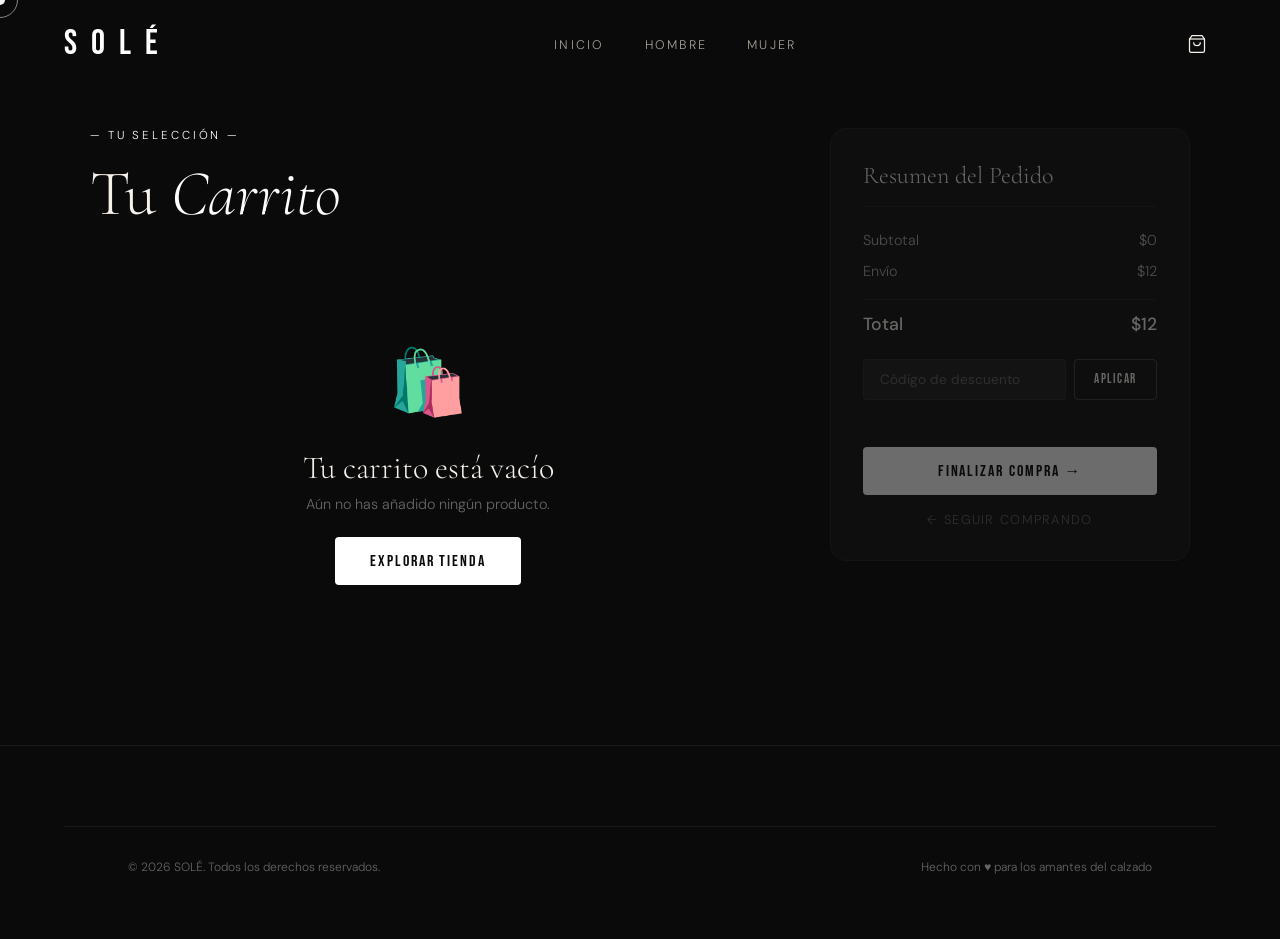
<file: Zapatos/html/carrito.html>
<!DOCTYPE html>
<html lang="es">
<head>
  <meta charset="UTF-8" />
  <meta name="viewport" content="width=device-width, initial-scale=1.0" />
  <title>SOLÉ — Carrito</title>
  <link rel="stylesheet" href="../css/styles.css" />
  <link rel="preconnect" href="https://fonts.googleapis.com" />
  <link href="https://fonts.googleapis.com/css2?family=Cormorant+Garamond:ital,wght@0,300;0,400;0,600;1,300;1,400&family=Bebas+Neue&family=DM+Sans:wght@300;400;500&display=swap" rel="stylesheet" />
</head>
<body>

  <!-- Custom Cursor -->
  <div class="cursor" id="cursor"></div>
  <div class="cursor-follower" id="cursorFollower"></div>

  <!-- Nav -->
  <nav class="nav" id="nav">
    <a href="index.html" class="nav-logo">SOLÉ</a>
    <ul class="nav-links">
      <li><a href="index.html" class="nav-link">Inicio</a></li>
      <li><a href="hombre.html" class="nav-link">Hombre</a></li>
      <li><a href="mujer.html" class="nav-link">Mujer</a></li>
    </ul>
    <div class="nav-actions">
      <a href="carrito.html" class="nav-btn nav-cart-link active" aria-label="Carrito">
        <svg width="20" height="20" viewBox="0 0 24 24" fill="none" stroke="currentColor" stroke-width="1.5"><path d="M6 2L3 6v14a2 2 0 002 2h14a2 2 0 002-2V6l-3-4z"/><line x1="3" y1="6" x2="21" y2="6"/><path d="M16 10a4 4 0 01-8 0"/></svg>
        <span class="cart-count" id="cartCount">0</span>
      </a>
    </div>
  </nav>

  <!-- Cart Page -->
  <main class="cart-page">
    <div class="cart-page-inner">

      <!-- Left: Items -->
      <div class="cart-page-items">
        <div class="section-header" style="text-align:left; margin-bottom:2rem;">
          <span class="section-tag">— Tu selección —</span>
          <h1 class="section-title">Tu <em>Carrito</em></h1>
        </div>

        <div id="cartPageItems">
          <!-- Rendered by JS -->
        </div>

        <div class="cart-page-empty" id="cartPageEmpty" style="display:none;">
          <span class="cart-empty-icon">🛍️</span>
          <h3>Tu carrito está vacío</h3>
          <p>Aún no has añadido ningún producto.</p>
          <a href="index.html" class="btn-primary" style="margin-top:1.5rem; display:inline-flex;">Explorar Tienda</a>
        </div>
      </div>

      <!-- Right: Summary -->
      <div class="cart-summary" id="cartSummary">
        <h3 class="cart-summary-title">Resumen del Pedido</h3>

        <div class="cart-summary-rows">
          <div class="summary-row">
            <span>Subtotal</span>
            <span id="summarySubtotal">$0</span>
          </div>
          <div class="summary-row">
            <span>Envío</span>
            <span id="summaryShipping">Gratis</span>
          </div>
          <div class="summary-row summary-row-total">
            <span>Total</span>
            <span id="summaryTotal">$0</span>
          </div>
        </div>

        <div class="cart-coupon">
          <input type="text" placeholder="Código de descuento" class="newsletter-input" id="couponInput" />
          <button class="btn-ghost" id="couponBtn" style="white-space:nowrap;">Aplicar</button>
        </div>
        <p class="coupon-msg" id="couponMsg"></p>

        <button class="btn-primary full-width" id="checkoutBtn" style="margin-top:1.5rem;">
          Finalizar Compra →
        </button>
        <a href="index.html" class="cart-continue">← Seguir comprando</a>
      </div>

    </div>
  </main>

  <!-- Toast -->
  <div class="toast" id="toast">
    <span class="toast-icon">✓</span>
    <span class="toast-msg" id="toastMsg">Listo</span>
  </div>

  <footer class="footer">
    <div class="footer-bottom" style="border-top:1px solid rgba(255,255,255,0.06); padding: 2rem 4rem; display:flex; justify-content:space-between;">
      <span>© 2026 SOLÉ. Todos los derechos reservados.</span>
      <span>Hecho con ♥ para los amantes del calzado</span>
    </div>
  </footer>

  <script src="../js/app.js"></script>
  <script src="../js/carrito.js"></script>
</body>
</html>
</file>
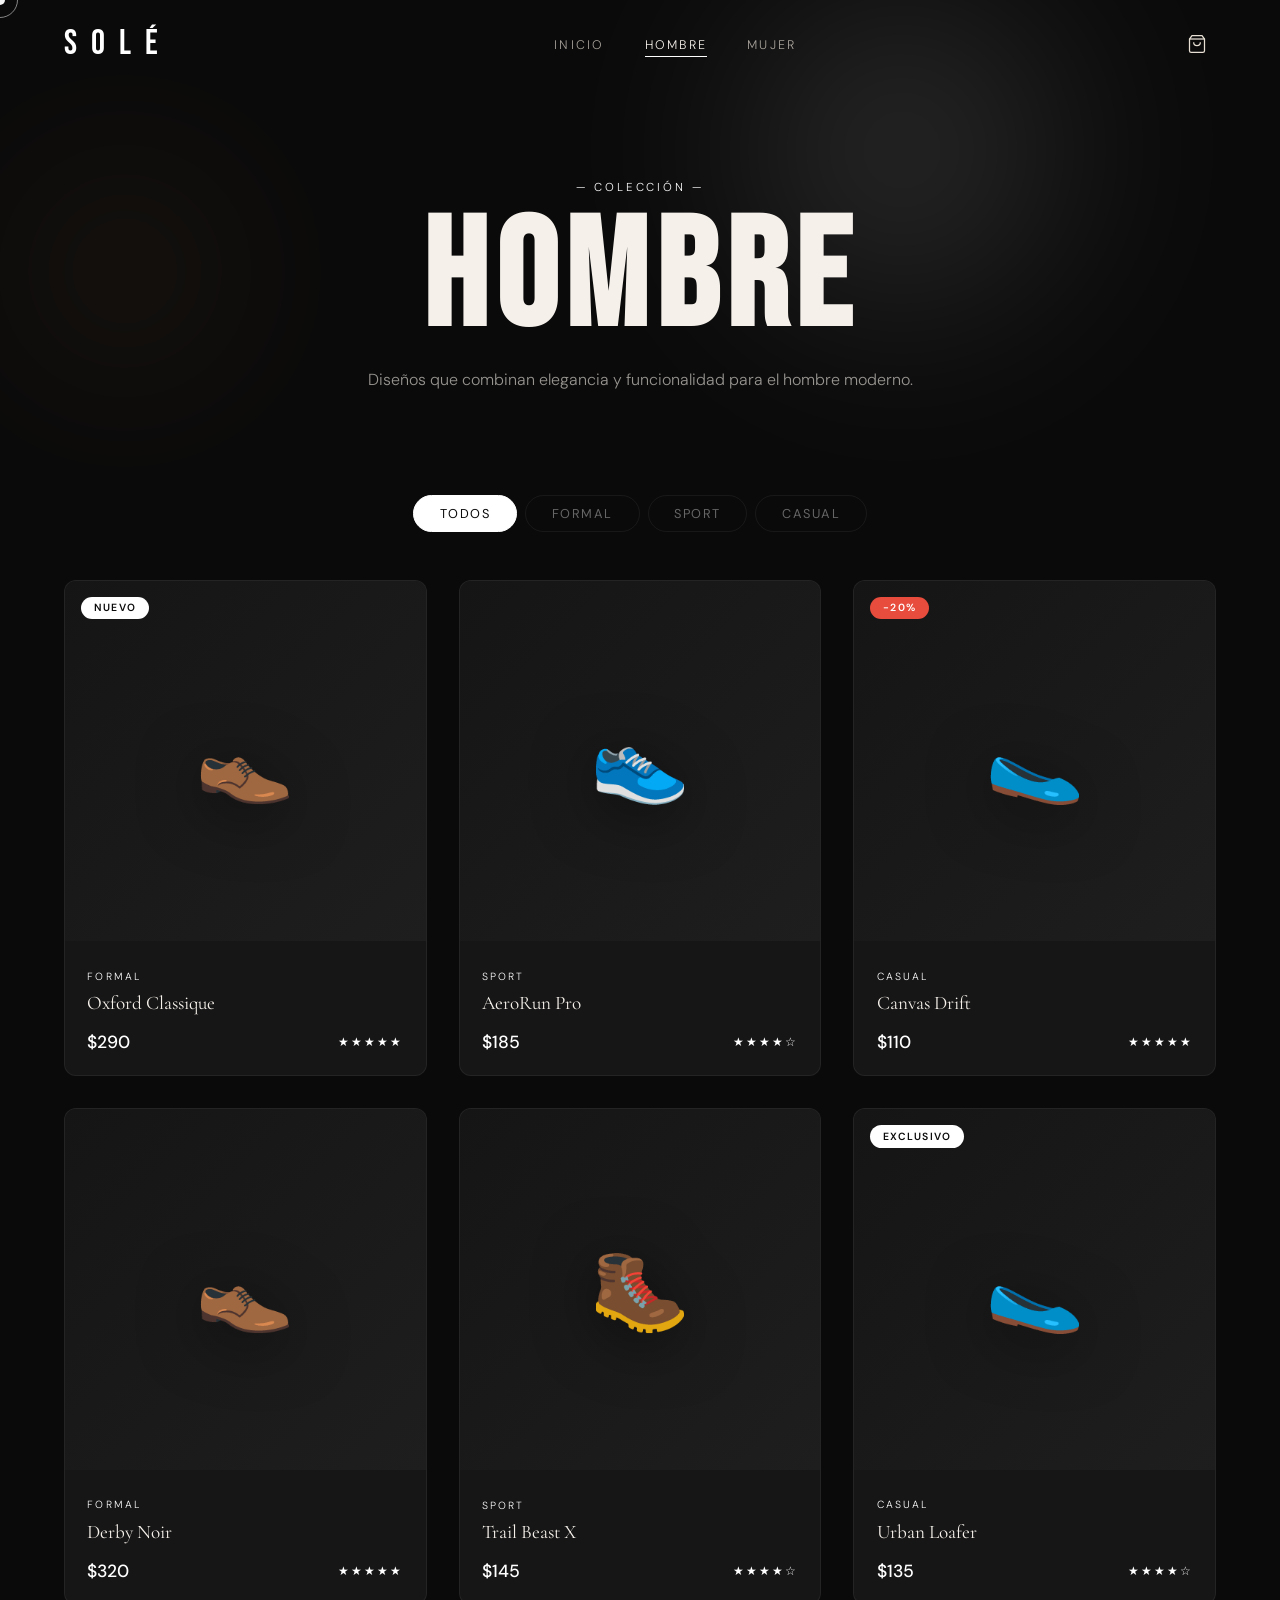
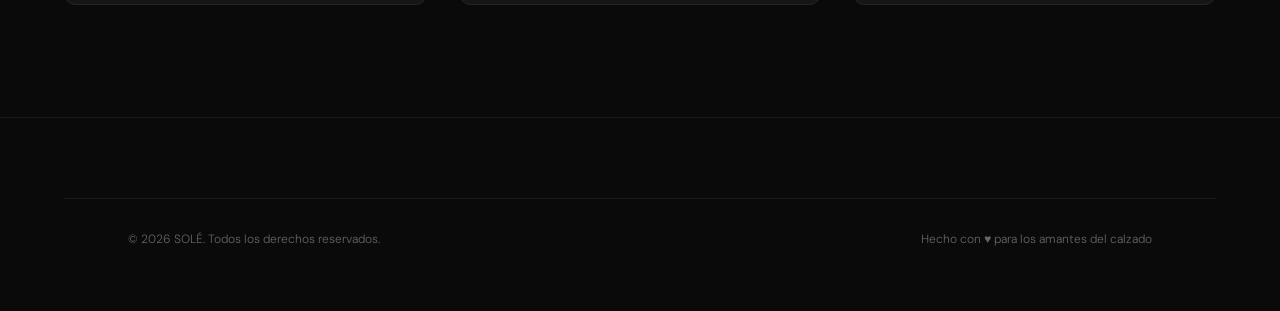
<file: Zapatos/html/hombre.html>
<!DOCTYPE html>
<html lang="es">
<head>
  <meta charset="UTF-8" />
  <meta name="viewport" content="width=device-width, initial-scale=1.0" />
  <title>SOLÉ — Hombre</title>
  <link rel="stylesheet" href="../css/styles.css" />
  <link rel="preconnect" href="https://fonts.googleapis.com" />
  <link href="https://fonts.googleapis.com/css2?family=Cormorant+Garamond:ital,wght@0,300;0,400;0,600;1,300;1,400&family=Bebas+Neue&family=DM+Sans:wght@300;400;500&display=swap" rel="stylesheet" />
</head>
<body>

  <!-- Custom Cursor -->
  <div class="cursor" id="cursor"></div>
  <div class="cursor-follower" id="cursorFollower"></div>

  <!-- Nav -->
  <nav class="nav" id="nav">
    <a href="index.html" class="nav-logo">SOLÉ</a>
    <ul class="nav-links">
      <li><a href="index.html" class="nav-link">Inicio</a></li>
      <li><a href="hombre.html" class="nav-link active">Hombre</a></li>
      <li><a href="mujer.html" class="nav-link">Mujer</a></li>
    </ul>
    <div class="nav-actions">
      <a href="carrito.html" class="nav-btn nav-cart-link" aria-label="Carrito">
        <svg width="20" height="20" viewBox="0 0 24 24" fill="none" stroke="currentColor" stroke-width="1.5"><path d="M6 2L3 6v14a2 2 0 002 2h14a2 2 0 002-2V6l-3-4z"/><line x1="3" y1="6" x2="21" y2="6"/><path d="M16 10a4 4 0 01-8 0"/></svg>
        <span class="cart-count" id="cartCount">0</span>
      </a>
    </div>
  </nav>

  <!-- Page Hero -->
  <section class="page-hero">
    <div class="page-hero-bg">
      <div class="orb orb1"></div>
      <div class="orb orb2"></div>
    </div>
    <div class="page-hero-content reveal-up">
      <span class="section-tag">— Colección —</span>
      <h1 class="page-hero-title">Hombre</h1>
      <p>Diseños que combinan elegancia y funcionalidad para el hombre moderno.</p>
    </div>
  </section>

  <!-- Filter Tabs -->
  <section class="products-section">
    <div class="filter-tabs reveal-up">
      <button class="filter-btn active" data-cat="all">Todos</button>
      <button class="filter-btn" data-cat="formal">Formal</button>
      <button class="filter-btn" data-cat="sport">Sport</button>
      <button class="filter-btn" data-cat="casual">Casual</button>
    </div>

    <div class="products-grid" id="productsGrid">

      <div class="product-card" data-cat="formal" data-id="h1" data-name="Oxford Classique" data-price="290" data-emoji="👞">
        <div class="card-media">
          <div class="card-emoji">👞</div>
          <div class="card-badge">Nuevo</div>
          <div class="card-overlay">
            <button class="quick-add" data-id="h1">+ Añadir al carrito</button>
          </div>
          <div class="card-actions">
            <button class="card-wish">♡</button>
            <button class="card-view" data-id="h1">⊕</button>
          </div>
        </div>
        <div class="card-info">
          <span class="card-cat">Formal</span>
          <h3 class="card-name">Oxford Classique</h3>
          <div class="card-bottom">
            <span class="card-price">$290</span>
            <div class="card-stars">★★★★★</div>
          </div>
        </div>
      </div>

      <div class="product-card" data-cat="sport" data-id="h2" data-name="AeroRun Pro" data-price="185" data-emoji="👟">
        <div class="card-media">
          <div class="card-emoji">👟</div>
          <div class="card-overlay">
            <button class="quick-add" data-id="h2">+ Añadir al carrito</button>
          </div>
          <div class="card-actions">
            <button class="card-wish">♡</button>
            <button class="card-view" data-id="h2">⊕</button>
          </div>
        </div>
        <div class="card-info">
          <span class="card-cat">Sport</span>
          <h3 class="card-name">AeroRun Pro</h3>
          <div class="card-bottom">
            <span class="card-price">$185</span>
            <div class="card-stars">★★★★☆</div>
          </div>
        </div>
      </div>

      <div class="product-card" data-cat="casual" data-id="h3" data-name="Canvas Drift" data-price="110" data-emoji="🥿">
        <div class="card-media">
          <div class="card-emoji">🥿</div>
          <div class="card-badge sale">-20%</div>
          <div class="card-overlay">
            <button class="quick-add" data-id="h3">+ Añadir al carrito</button>
          </div>
          <div class="card-actions">
            <button class="card-wish">♡</button>
            <button class="card-view" data-id="h3">⊕</button>
          </div>
        </div>
        <div class="card-info">
          <span class="card-cat">Casual</span>
          <h3 class="card-name">Canvas Drift</h3>
          <div class="card-bottom">
            <span class="card-price">$110</span>
            <div class="card-stars">★★★★★</div>
          </div>
        </div>
      </div>

      <div class="product-card" data-cat="formal" data-id="h4" data-name="Derby Noir" data-price="320" data-emoji="👞">
        <div class="card-media">
          <div class="card-emoji">👞</div>
          <div class="card-overlay">
            <button class="quick-add" data-id="h4">+ Añadir al carrito</button>
          </div>
          <div class="card-actions">
            <button class="card-wish">♡</button>
            <button class="card-view" data-id="h4">⊕</button>
          </div>
        </div>
        <div class="card-info">
          <span class="card-cat">Formal</span>
          <h3 class="card-name">Derby Noir</h3>
          <div class="card-bottom">
            <span class="card-price">$320</span>
            <div class="card-stars">★★★★★</div>
          </div>
        </div>
      </div>

      <div class="product-card" data-cat="sport" data-id="h5" data-name="Trail Beast X" data-price="145" data-emoji="🥾">
        <div class="card-media">
          <div class="card-emoji">🥾</div>
          <div class="card-overlay">
            <button class="quick-add" data-id="h5">+ Añadir al carrito</button>
          </div>
          <div class="card-actions">
            <button class="card-wish">♡</button>
            <button class="card-view" data-id="h5">⊕</button>
          </div>
        </div>
        <div class="card-info">
          <span class="card-cat">Sport</span>
          <h3 class="card-name">Trail Beast X</h3>
          <div class="card-bottom">
            <span class="card-price">$145</span>
            <div class="card-stars">★★★★☆</div>
          </div>
        </div>
      </div>

      <div class="product-card" data-cat="casual" data-id="h6" data-name="Urban Loafer" data-price="135" data-emoji="🥿">
        <div class="card-media">
          <div class="card-emoji">🥿</div>
          <div class="card-badge">Exclusivo</div>
          <div class="card-overlay">
            <button class="quick-add" data-id="h6">+ Añadir al carrito</button>
          </div>
          <div class="card-actions">
            <button class="card-wish">♡</button>
            <button class="card-view" data-id="h6">⊕</button>
          </div>
        </div>
        <div class="card-info">
          <span class="card-cat">Casual</span>
          <h3 class="card-name">Urban Loafer</h3>
          <div class="card-bottom">
            <span class="card-price">$135</span>
            <div class="card-stars">★★★★☆</div>
          </div>
        </div>
      </div>

    </div>
  </section>

  <!-- Product Modal -->
  <div class="modal-overlay" id="modalOverlay">
    <div class="product-modal" id="productModal">
      <button class="modal-close" id="modalClose">✕</button>
      <div class="modal-emoji" id="modalEmoji">👟</div>
      <div class="modal-info">
        <span class="modal-cat" id="modalCat">Categoría</span>
        <h2 class="modal-name" id="modalName">Nombre del Producto</h2>
        <p class="modal-price" id="modalPrice">$000</p>
        <p class="modal-desc">Diseñado con los mejores materiales para ofrecerte comodidad y estilo inigualables.</p>
        <div class="modal-sizes">
          <span class="size-label">Talla:</span>
          <div class="size-options" id="sizeOptions">
            <button class="size-btn active">39</button>
            <button class="size-btn">40</button>
            <button class="size-btn">41</button>
            <button class="size-btn">42</button>
            <button class="size-btn">43</button>
            <button class="size-btn">44</button>
          </div>
        </div>
        <button class="btn-primary full-width magnetic" id="modalAddCart">Añadir al Carrito</button>
      </div>
    </div>
  </div>

  <!-- Toast -->
  <div class="toast" id="toast">
    <span class="toast-icon">✓</span>
    <span class="toast-msg" id="toastMsg">Producto añadido al carrito</span>
  </div>

  <footer class="footer">
    <div class="footer-bottom" style="border-top:1px solid rgba(255,255,255,0.06); padding: 2rem 4rem; display:flex; justify-content:space-between;">
      <span>© 2026 SOLÉ. Todos los derechos reservados.</span>
      <span>Hecho con ♥ para los amantes del calzado</span>
    </div>
  </footer>

  <script src="../js/app.js"></script>
</body>
</html>
</file>
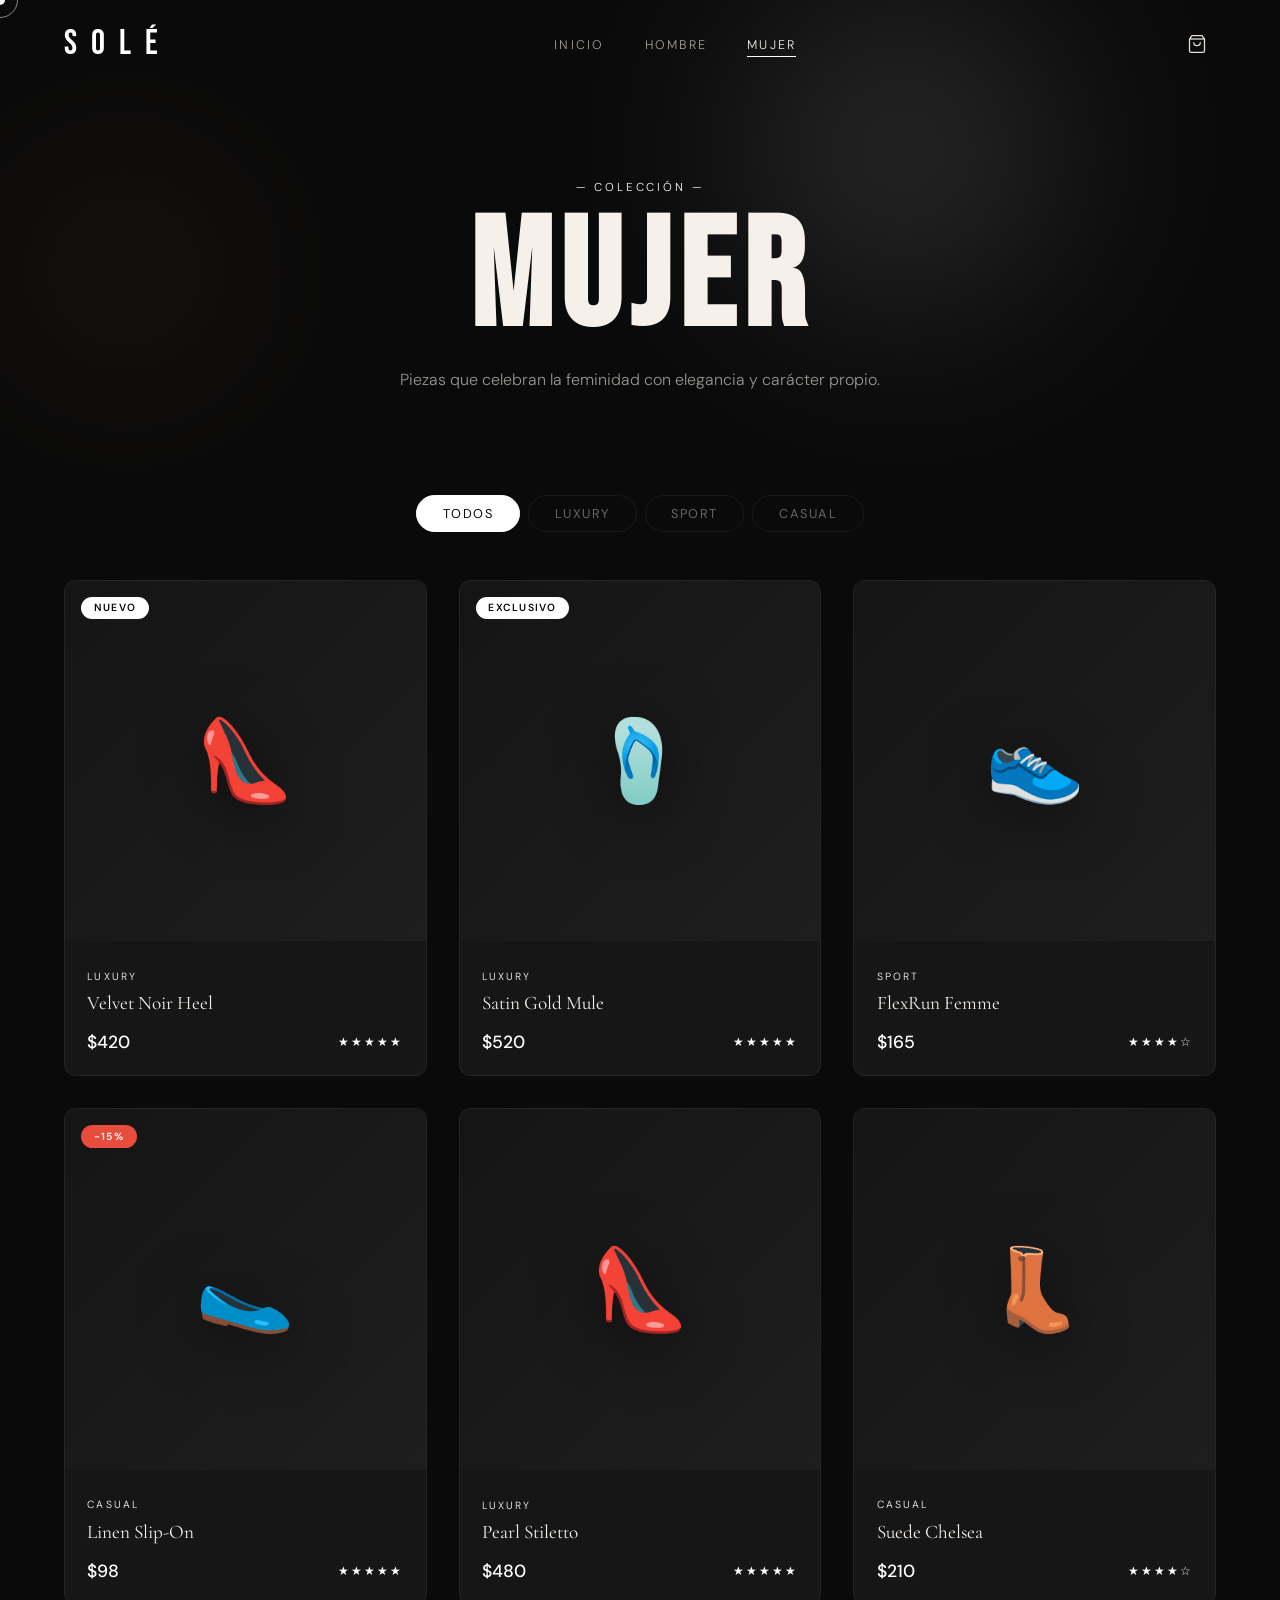
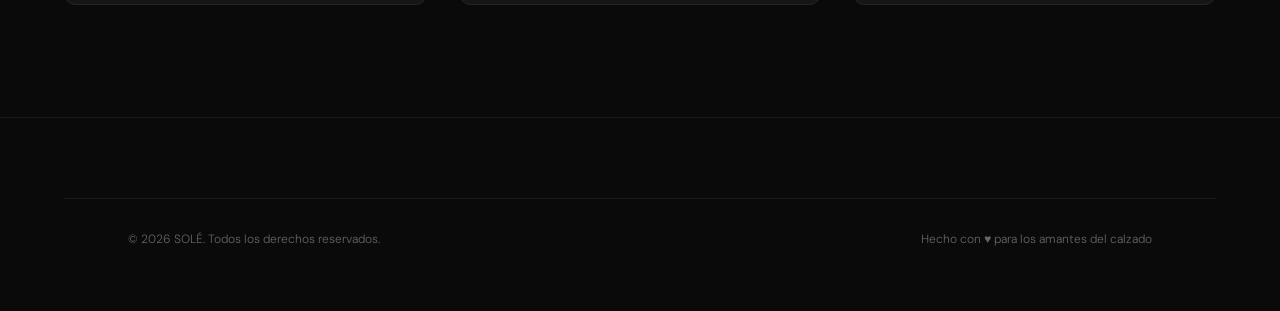
<file: Zapatos/html/mujer.html>
<!DOCTYPE html>
<html lang="es">
<head>
  <meta charset="UTF-8" />
  <meta name="viewport" content="width=device-width, initial-scale=1.0" />
  <title>SOLÉ — Mujer</title>
  <link rel="stylesheet" href="../css/styles.css" />
  <link rel="preconnect" href="https://fonts.googleapis.com" />
  <link href="https://fonts.googleapis.com/css2?family=Cormorant+Garamond:ital,wght@0,300;0,400;0,600;1,300;1,400&family=Bebas+Neue&family=DM+Sans:wght@300;400;500&display=swap" rel="stylesheet" />
</head>
<body>

  <!-- Custom Cursor -->
  <div class="cursor" id="cursor"></div>
  <div class="cursor-follower" id="cursorFollower"></div>

  <!-- Nav -->
  <nav class="nav" id="nav">
    <a href="index.html" class="nav-logo">SOLÉ</a>
    <ul class="nav-links">
      <li><a href="index.html" class="nav-link">Inicio</a></li>
      <li><a href="hombre.html" class="nav-link">Hombre</a></li>
      <li><a href="mujer.html" class="nav-link active">Mujer</a></li>
    </ul>
    <div class="nav-actions">
      <a href="carrito.html" class="nav-btn nav-cart-link" aria-label="Carrito">
        <svg width="20" height="20" viewBox="0 0 24 24" fill="none" stroke="currentColor" stroke-width="1.5"><path d="M6 2L3 6v14a2 2 0 002 2h14a2 2 0 002-2V6l-3-4z"/><line x1="3" y1="6" x2="21" y2="6"/><path d="M16 10a4 4 0 01-8 0"/></svg>
        <span class="cart-count" id="cartCount">0</span>
      </a>
    </div>
  </nav>

  <!-- Page Hero -->
  <section class="page-hero">
    <div class="page-hero-bg">
      <div class="orb orb1"></div>
      <div class="orb orb2"></div>
    </div>
    <div class="page-hero-content reveal-up">
      <span class="section-tag">— Colección —</span>
      <h1 class="page-hero-title">Mujer</h1>
      <p>Piezas que celebran la feminidad con elegancia y carácter propio.</p>
    </div>
  </section>

  <!-- Products -->
  <section class="products-section">
    <div class="filter-tabs reveal-up">
      <button class="filter-btn active" data-cat="all">Todos</button>
      <button class="filter-btn" data-cat="luxury">Luxury</button>
      <button class="filter-btn" data-cat="sport">Sport</button>
      <button class="filter-btn" data-cat="casual">Casual</button>
    </div>

    <div class="products-grid" id="productsGrid">

      <div class="product-card" data-cat="luxury" data-id="m1" data-name="Velvet Noir Heel" data-price="420" data-emoji="👠">
        <div class="card-media">
          <div class="card-emoji">👠</div>
          <div class="card-badge">Nuevo</div>
          <div class="card-overlay">
            <button class="quick-add" data-id="m1">+ Añadir al carrito</button>
          </div>
          <div class="card-actions">
            <button class="card-wish">♡</button>
            <button class="card-view" data-id="m1">⊕</button>
          </div>
        </div>
        <div class="card-info">
          <span class="card-cat">Luxury</span>
          <h3 class="card-name">Velvet Noir Heel</h3>
          <div class="card-bottom">
            <span class="card-price">$420</span>
            <div class="card-stars">★★★★★</div>
          </div>
        </div>
      </div>

      <div class="product-card" data-cat="luxury" data-id="m2" data-name="Satin Gold Mule" data-price="520" data-emoji="🩴">
        <div class="card-media">
          <div class="card-emoji">🩴</div>
          <div class="card-badge">Exclusivo</div>
          <div class="card-overlay">
            <button class="quick-add" data-id="m2">+ Añadir al carrito</button>
          </div>
          <div class="card-actions">
            <button class="card-wish">♡</button>
            <button class="card-view" data-id="m2">⊕</button>
          </div>
        </div>
        <div class="card-info">
          <span class="card-cat">Luxury</span>
          <h3 class="card-name">Satin Gold Mule</h3>
          <div class="card-bottom">
            <span class="card-price">$520</span>
            <div class="card-stars">★★★★★</div>
          </div>
        </div>
      </div>

      <div class="product-card" data-cat="sport" data-id="m3" data-name="FlexRun Femme" data-price="165" data-emoji="👟">
        <div class="card-media">
          <div class="card-emoji">👟</div>
          <div class="card-overlay">
            <button class="quick-add" data-id="m3">+ Añadir al carrito</button>
          </div>
          <div class="card-actions">
            <button class="card-wish">♡</button>
            <button class="card-view" data-id="m3">⊕</button>
          </div>
        </div>
        <div class="card-info">
          <span class="card-cat">Sport</span>
          <h3 class="card-name">FlexRun Femme</h3>
          <div class="card-bottom">
            <span class="card-price">$165</span>
            <div class="card-stars">★★★★☆</div>
          </div>
        </div>
      </div>

      <div class="product-card" data-cat="casual" data-id="m4" data-name="Linen Slip-On" data-price="98" data-emoji="🥿">
        <div class="card-media">
          <div class="card-emoji">🥿</div>
          <div class="card-badge sale">-15%</div>
          <div class="card-overlay">
            <button class="quick-add" data-id="m4">+ Añadir al carrito</button>
          </div>
          <div class="card-actions">
            <button class="card-wish">♡</button>
            <button class="card-view" data-id="m4">⊕</button>
          </div>
        </div>
        <div class="card-info">
          <span class="card-cat">Casual</span>
          <h3 class="card-name">Linen Slip-On</h3>
          <div class="card-bottom">
            <span class="card-price">$98</span>
            <div class="card-stars">★★★★★</div>
          </div>
        </div>
      </div>

      <div class="product-card" data-cat="luxury" data-id="m5" data-name="Pearl Stiletto" data-price="480" data-emoji="👠">
        <div class="card-media">
          <div class="card-emoji">👠</div>
          <div class="card-overlay">
            <button class="quick-add" data-id="m5">+ Añadir al carrito</button>
          </div>
          <div class="card-actions">
            <button class="card-wish">♡</button>
            <button class="card-view" data-id="m5">⊕</button>
          </div>
        </div>
        <div class="card-info">
          <span class="card-cat">Luxury</span>
          <h3 class="card-name">Pearl Stiletto</h3>
          <div class="card-bottom">
            <span class="card-price">$480</span>
            <div class="card-stars">★★★★★</div>
          </div>
        </div>
      </div>

      <div class="product-card" data-cat="casual" data-id="m6" data-name="Suede Chelsea" data-price="210" data-emoji="👢">
        <div class="card-media">
          <div class="card-emoji">👢</div>
          <div class="card-overlay">
            <button class="quick-add" data-id="m6">+ Añadir al carrito</button>
          </div>
          <div class="card-actions">
            <button class="card-wish">♡</button>
            <button class="card-view" data-id="m6">⊕</button>
          </div>
        </div>
        <div class="card-info">
          <span class="card-cat">Casual</span>
          <h3 class="card-name">Suede Chelsea</h3>
          <div class="card-bottom">
            <span class="card-price">$210</span>
            <div class="card-stars">★★★★☆</div>
          </div>
        </div>
      </div>

    </div>
  </section>

  <!-- Product Modal -->
  <div class="modal-overlay" id="modalOverlay">
    <div class="product-modal" id="productModal">
      <button class="modal-close" id="modalClose">✕</button>
      <div class="modal-emoji" id="modalEmoji">👠</div>
      <div class="modal-info">
        <span class="modal-cat" id="modalCat">Categoría</span>
        <h2 class="modal-name" id="modalName">Nombre del Producto</h2>
        <p class="modal-price" id="modalPrice">$000</p>
        <p class="modal-desc">Diseñado con los mejores materiales para ofrecerte comodidad y estilo inigualables.</p>
        <div class="modal-sizes">
          <span class="size-label">Talla:</span>
          <div class="size-options" id="sizeOptions">
            <button class="size-btn active">36</button>
            <button class="size-btn">37</button>
            <button class="size-btn">38</button>
            <button class="size-btn">39</button>
            <button class="size-btn">40</button>
            <button class="size-btn">41</button>
          </div>
        </div>
        <button class="btn-primary full-width magnetic" id="modalAddCart">Añadir al Carrito</button>
      </div>
    </div>
  </div>

  <!-- Toast -->
  <div class="toast" id="toast">
    <span class="toast-icon">✓</span>
    <span class="toast-msg" id="toastMsg">Producto añadido al carrito</span>
  </div>

  <footer class="footer">
    <div class="footer-bottom" style="border-top:1px solid rgba(255,255,255,0.06); padding: 2rem 4rem; display:flex; justify-content:space-between;">
      <span>© 2026 SOLÉ. Todos los derechos reservados.</span>
      <span>Hecho con ♥ para los amantes del calzado</span>
    </div>
  </footer>

  <script src="../js/app.js"></script>
</body>
</html>
</file>
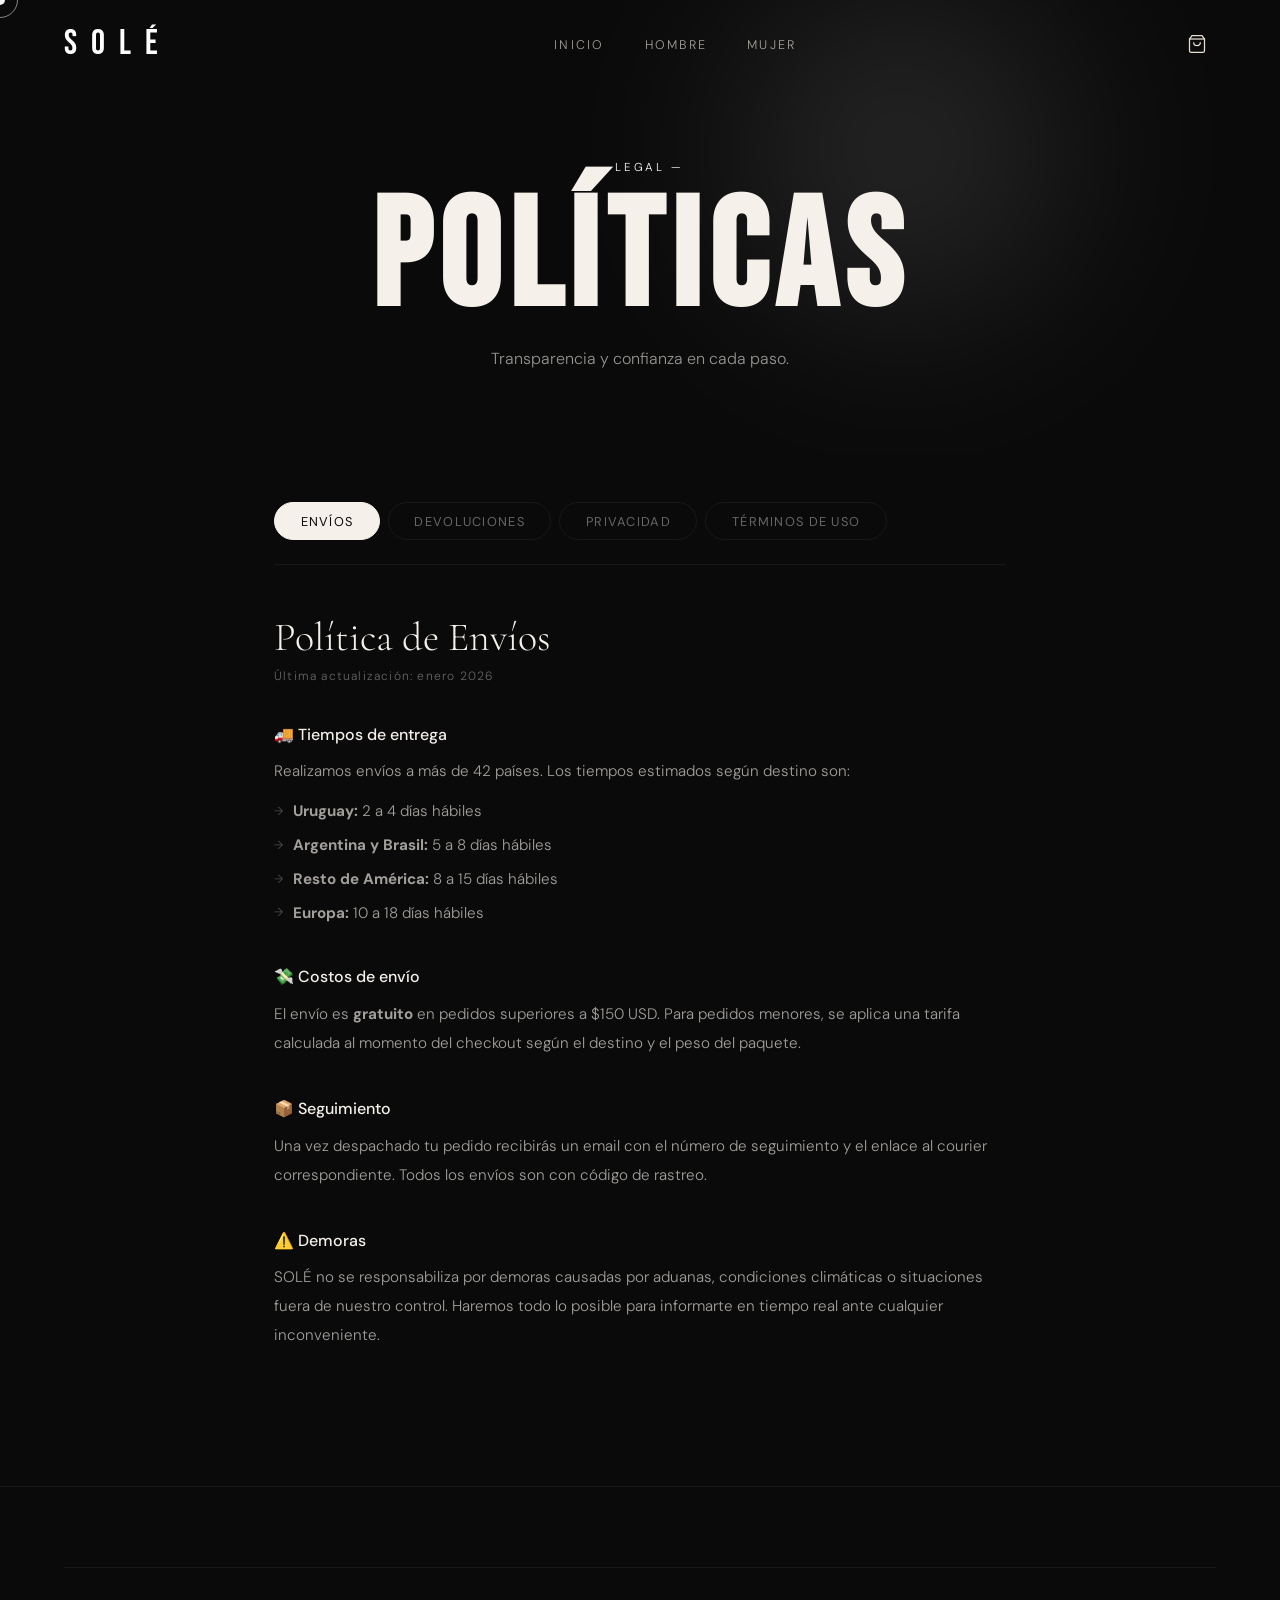
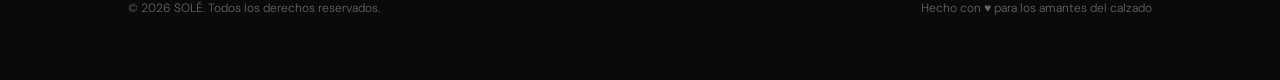
<file: Zapatos/html/politicas.html>
<!DOCTYPE html>
<html lang="es">
<head>
  <meta charset="UTF-8" />
  <meta name="viewport" content="width=device-width, initial-scale=1.0" />
  <title>SOLÉ — Políticas</title>
  <link rel="stylesheet" href="../css/styles.css" />
  <link rel="preconnect" href="https://fonts.googleapis.com" />
  <link href="https://fonts.googleapis.com/css2?family=Cormorant+Garamond:ital,wght@0,300;0,400;0,600;1,300;1,400&family=Bebas+Neue&family=DM+Sans:wght@300;400;500&display=swap" rel="stylesheet" />
</head>
<body>

  <!-- Custom Cursor -->
  <div class="cursor" id="cursor"></div>
  <div class="cursor-follower" id="cursorFollower"></div>

  <!-- Nav -->
  <nav class="nav" id="nav">
    <a href="index.html" class="nav-logo">SOLÉ</a>
    <ul class="nav-links">
      <li><a href="index.html" class="nav-link">Inicio</a></li>
      <li><a href="hombre.html" class="nav-link">Hombre</a></li>
      <li><a href="mujer.html" class="nav-link">Mujer</a></li>
    </ul>
    <div class="nav-actions">
      <a href="carrito.html" class="nav-btn nav-cart-link" aria-label="Carrito">
        <svg width="20" height="20" viewBox="0 0 24 24" fill="none" stroke="currentColor" stroke-width="1.5"><path d="M6 2L3 6v14a2 2 0 002 2h14a2 2 0 002-2V6l-3-4z"/><line x1="3" y1="6" x2="21" y2="6"/><path d="M16 10a4 4 0 01-8 0"/></svg>
        <span class="cart-count" id="cartCount">0</span>
      </a>
    </div>
  </nav>

  <!-- Page Hero -->
  <section class="page-hero page-hero-short">
    <div class="page-hero-bg">
      <div class="orb orb1"></div>
    </div>
    <div class="page-hero-content reveal-up">
      <span class="section-tag">— Legal —</span>
      <h1 class="page-hero-title">Políticas</h1>
      <p>Transparencia y confianza en cada paso.</p>
    </div>
  </section>

  <!-- Policies Content -->
  <main class="policies-page">

    <!-- Tab Nav -->
    <div class="policies-tabs reveal-up">
      <button class="policy-tab active" data-tab="envios">Envíos</button>
      <button class="policy-tab" data-tab="devoluciones">Devoluciones</button>
      <button class="policy-tab" data-tab="privacidad">Privacidad</button>
      <button class="policy-tab" data-tab="terminos">Términos de Uso</button>
    </div>

    <!-- Envíos -->
    <div class="policy-panel active" id="tab-envios">
      <h2>Política de Envíos</h2>
      <p class="policy-updated">Última actualización: enero 2026</p>

      <div class="policy-block">
        <h3>🚚 Tiempos de entrega</h3>
        <p>Realizamos envíos a más de 42 países. Los tiempos estimados según destino son:</p>
        <ul class="policy-list">
          <li><strong>Uruguay:</strong> 2 a 4 días hábiles</li>
          <li><strong>Argentina y Brasil:</strong> 5 a 8 días hábiles</li>
          <li><strong>Resto de América:</strong> 8 a 15 días hábiles</li>
          <li><strong>Europa:</strong> 10 a 18 días hábiles</li>
        </ul>
      </div>

      <div class="policy-block">
        <h3>💸 Costos de envío</h3>
        <p>El envío es <strong>gratuito</strong> en pedidos superiores a $150 USD. Para pedidos menores, se aplica una tarifa calculada al momento del checkout según el destino y el peso del paquete.</p>
      </div>

      <div class="policy-block">
        <h3>📦 Seguimiento</h3>
        <p>Una vez despachado tu pedido recibirás un email con el número de seguimiento y el enlace al courier correspondiente. Todos los envíos son con código de rastreo.</p>
      </div>

      <div class="policy-block">
        <h3>⚠️ Demoras</h3>
        <p>SOLÉ no se responsabiliza por demoras causadas por aduanas, condiciones climáticas o situaciones fuera de nuestro control. Haremos todo lo posible para informarte en tiempo real ante cualquier inconveniente.</p>
      </div>
    </div>

    <!-- Devoluciones -->
    <div class="policy-panel" id="tab-devoluciones">
      <h2>Política de Devoluciones</h2>
      <p class="policy-updated">Última actualización: enero 2026</p>

      <div class="policy-block">
        <h3>↩️ Plazo de devolución</h3>
        <p>Aceptamos devoluciones dentro de los <strong>30 días</strong> posteriores a la recepción del pedido, siempre que el producto esté en su estado original: sin uso, con etiquetas y en su caja original.</p>
      </div>

      <div class="policy-block">
        <h3>🔄 Cambios de talla</h3>
        <p>Los cambios de talla están disponibles por única vez por pedido, sin costo adicional para el cliente dentro del territorio nacional. Para cambios internacionales, los gastos de envío corren por cuenta del comprador.</p>
      </div>

      <div class="policy-block">
        <h3>❌ Productos no retornables</h3>
        <ul class="policy-list">
          <li>Productos de edición limitada o exclusivos marcados como "no retornables"</li>
          <li>Productos personalizados o hechos a medida</li>
          <li>Artículos con signos visibles de uso</li>
        </ul>
      </div>

      <div class="policy-block">
        <h3>💳 Reembolsos</h3>
        <p>Los reembolsos se procesan en un plazo de 5 a 10 días hábiles una vez recibido e inspeccionado el producto devuelto. El reembolso se realiza por el mismo medio de pago utilizado en la compra.</p>
      </div>
    </div>

    <!-- Privacidad -->
    <div class="policy-panel" id="tab-privacidad">
      <h2>Política de Privacidad</h2>
      <p class="policy-updated">Última actualización: enero 2026</p>

      <div class="policy-block">
        <h3>🔒 Datos que recopilamos</h3>
        <p>Al realizar una compra o registrarte en SOLÉ, recopilamos: nombre completo, dirección de email, dirección de envío, datos de facturación e historial de compras. No almacenamos datos de tarjetas de crédito en nuestros servidores.</p>
      </div>

      <div class="policy-block">
        <h3>📊 Uso de la información</h3>
        <p>Utilizamos tu información exclusivamente para:</p>
        <ul class="policy-list">
          <li>Procesar y gestionar tus pedidos</li>
          <li>Enviarte comunicaciones relacionadas a tus compras</li>
          <li>Mejorar tu experiencia en nuestra plataforma</li>
          <li>Enviarte novedades y ofertas (solo si das tu consentimiento explícito)</li>
        </ul>
      </div>

      <div class="policy-block">
        <h3>🌐 Cookies</h3>
        <p>Utilizamos cookies técnicas necesarias para el funcionamiento del sitio y cookies analíticas para mejorar la experiencia. Puedes gestionar tus preferencias de cookies desde la configuración de tu navegador.</p>
      </div>

      <div class="policy-block">
        <h3>✉️ Contacto</h3>
        <p>Para cualquier consulta sobre tus datos personales, escríbenos a <strong>privacidad@sole.com</strong>. Tienes derecho a acceder, rectificar o eliminar tu información en cualquier momento.</p>
      </div>
    </div>

    <!-- Términos -->
    <div class="policy-panel" id="tab-terminos">
      <h2>Términos y Condiciones de Uso</h2>
      <p class="policy-updated">Última actualización: enero 2026</p>

      <div class="policy-block">
        <h3>1. Aceptación de los términos</h3>
        <p>Al acceder y utilizar el sitio web de SOLÉ, aceptas quedar vinculado por estos Términos y Condiciones. Si no estás de acuerdo con alguna parte de estos términos, no podrás acceder al servicio.</p>
      </div>

      <div class="policy-block">
        <h3>2. Uso del sitio</h3>
        <p>Este sitio está destinado exclusivamente para uso personal y no comercial. Queda prohibido reproducir, distribuir o modificar cualquier contenido de este sitio sin autorización escrita de SOLÉ.</p>
      </div>

      <div class="policy-block">
        <h3>3. Precios y disponibilidad</h3>
        <p>Los precios están expresados en dólares estadounidenses (USD) e incluyen impuestos locales cuando corresponda. SOLÉ se reserva el derecho de modificar precios sin previo aviso. La disponibilidad de stock no está garantizada hasta la confirmación del pedido.</p>
      </div>

      <div class="policy-block">
        <h3>4. Propiedad intelectual</h3>
        <p>Todos los contenidos del sitio — incluyendo textos, imágenes, logos, diseños y código — son propiedad exclusiva de SOLÉ y están protegidos por las leyes de propiedad intelectual vigentes.</p>
      </div>

      <div class="policy-block">
        <h3>5. Limitación de responsabilidad</h3>
        <p>SOLÉ no será responsable por daños directos, indirectos, incidentales o consecuentes derivados del uso o la imposibilidad de uso de este sitio o sus productos, en la medida máxima permitida por la ley aplicable.</p>
      </div>

      <div class="policy-block">
        <h3>6. Ley aplicable</h3>
        <p>Estos términos se rigen por las leyes de la República Oriental del Uruguay. Cualquier disputa será sometida a la jurisdicción de los tribunales competentes de Montevideo.</p>
      </div>
    </div>

  </main>

  <footer class="footer">
    <div class="footer-bottom" style="border-top:1px solid rgba(255,255,255,0.06); padding: 2rem 4rem; display:flex; justify-content:space-between;">
      <span>© 2026 SOLÉ. Todos los derechos reservados.</span>
      <span>Hecho con ♥ para los amantes del calzado</span>
    </div>
  </footer>

  <script src="../js/app.js"></script>
  <script>
    // Policies tabs
    document.querySelectorAll('.policy-tab').forEach(tab => {
      tab.addEventListener('click', () => {
        document.querySelectorAll('.policy-tab').forEach(t => t.classList.remove('active'));
        document.querySelectorAll('.policy-panel').forEach(p => p.classList.remove('active'));
        tab.classList.add('active');
        document.getElementById('tab-' + tab.dataset.tab).classList.add('active');
      });
    });
  </script>
</body>
</html>
</file>
<file: Zapatos/css/styles.css>
/* =============================================
   SOLÉ — Luxury Shoe Store
   style.css
   ============================================= */

/* === VARIABLES === */
:root {
  --black: #0a0a0a;
  --dark: #111111;
  --mid: #1c1c1c;
  --card-bg: #161616;
  --white: #f5f0ea;
  --cream: #e8e0d5;
  --gold: #ffffff;
  --gold-light: #e0e0e0;
  --accent: #cccccc;
  --muted: #666;
  --border: rgba(255,255,255,0.06);
  --font-display: 'Bebas Neue', cursive;
  --font-serif: 'Cormorant Garamond', Georgia, serif;
  --font-body: 'DM Sans', sans-serif;
  --ease-out: cubic-bezier(0.22, 1, 0.36, 1);
  --ease-in-out: cubic-bezier(0.65, 0, 0.35, 1);
}

/* === RESET === */
*, *::before, *::after { box-sizing: border-box; margin: 0; padding: 0; }
html { scroll-behavior: smooth; }
body {
  background: var(--black);
  color: var(--white);
  font-family: var(--font-body);
  font-weight: 300;
  overflow-x: hidden;
  cursor: none;
}
a { text-decoration: none; color: inherit; }
button { border: none; background: none; cursor: none; font-family: inherit; }
img { max-width: 100%; display: block; }

/* === SCROLLBAR === */
::-webkit-scrollbar { width: 4px; }
::-webkit-scrollbar-track { background: var(--black); }
::-webkit-scrollbar-thumb { background: var(--gold); border-radius: 2px; }

/* =============================================
   CUSTOM CURSOR
   ============================================= */
.cursor {
  width: 10px; height: 10px;
  background: var(--gold);
  border-radius: 50%;
  position: fixed;
  top: 0; left: 0;
  pointer-events: none;
  z-index: 9999;
  transform: translate(-50%, -50%);
  transition: transform 0.1s, width 0.3s var(--ease-out), height 0.3s var(--ease-out), background 0.3s;
  mix-blend-mode: difference;
}
.cursor-follower {
  width: 36px; height: 36px;
  border: 1px solid rgba(255,255,255,0.5);
  border-radius: 50%;
  position: fixed;
  top: 0; left: 0;
  pointer-events: none;
  z-index: 9998;
  transform: translate(-50%, -50%);
  transition: transform 0.18s var(--ease-out), width 0.4s var(--ease-out), height 0.4s var(--ease-out), opacity 0.3s;
}
body.cursor-hover .cursor { width: 20px; height: 20px; }
body.cursor-hover .cursor-follower { width: 60px; height: 60px; opacity: 0.4; }

/* =============================================
   LOADER
   ============================================= */
.loader {
  position: fixed; inset: 0;
  background: var(--black);
  z-index: 9000;
  display: flex; align-items: center; justify-content: center;
  transition: opacity 0.8s var(--ease-out), transform 0.8s var(--ease-out);
}
.loader.hide {
  opacity: 0;
  pointer-events: none;
  transform: translateY(-100%);
}
.loader-inner { text-align: center; }
.loader-brand {
  font-family: var(--font-display);
  font-size: clamp(4rem, 10vw, 9rem);
  color: var(--gold);
  letter-spacing: 0.3em;
  display: block;
  margin-bottom: 2rem;
  animation: pulseGlow 2s ease-in-out infinite;
}
@keyframes pulseGlow {
  0%,100% { text-shadow: 0 0 20px rgba(255,255,255,0.3); }
  50% { text-shadow: 0 0 60px rgba(255,255,255,0.6), 0 0 100px rgba(255,255,255,0.3); }
}
.loader-bar {
  width: 280px; height: 2px;
  background: rgba(255,255,255,0.08);
  border-radius: 2px; overflow: hidden;
  margin: 0 auto 1.2rem;
}
.loader-fill {
  height: 100%; width: 0;
  background: linear-gradient(90deg, #fff, #e0e0e0);
  border-radius: 2px;
  transition: width 0.3s var(--ease-out);
}
.loader-text {
  font-size: 0.8rem; letter-spacing: 0.2em;
  color: var(--muted); text-transform: uppercase;
}

/* =============================================
   NAV
   ============================================= */
.nav {
  position: fixed; top: 0; left: 0; right: 0;
  z-index: 100;
  display: flex; align-items: center; justify-content: space-between;
  padding: 1.4rem 4rem;
  background: transparent;
  transition: background 0.5s, padding 0.4s, backdrop-filter 0.5s;
}
.nav.scrolled {
  background: rgba(10,10,10,0.85);
  backdrop-filter: blur(20px);
  padding: 1rem 4rem;
  border-bottom: 1px solid var(--border);
}
.nav-logo {
  font-family: var(--font-display);
  font-size: 2.2rem;
  letter-spacing: 0.4em;
  color: var(--gold);
}
.nav-links { display: flex; gap: 2.5rem; list-style: none; }
.nav-link {
  font-size: 0.78rem; letter-spacing: 0.18em; text-transform: uppercase;
  color: var(--cream); opacity: 0.7;
  transition: opacity 0.3s, color 0.3s;
  position: relative;
}
.nav-link::after {
  content: ''; position: absolute; bottom: -4px; left: 0;
  width: 0; height: 1px; background: var(--gold);
  transition: width 0.4s var(--ease-out);
}
.nav-link:hover { opacity: 1; color: var(--gold); }
.nav-link:hover::after { width: 100%; }
.nav-btn {
  position: relative; color: var(--cream);
  transition: color 0.3s; padding: 0.3rem;
}
.nav-btn:hover { color: var(--gold); }
.cart-count {
  position: absolute; top: -4px; right: -4px;
  width: 16px; height: 16px;
  background: var(--gold); color: var(--black);
  border-radius: 50%; font-size: 0.6rem; font-weight: 700;
  display: flex; align-items: center; justify-content: center;
  opacity: 0; transform: scale(0);
  transition: opacity 0.3s, transform 0.3s var(--ease-out);
}
.cart-count.show { opacity: 1; transform: scale(1); }

/* =============================================
   CART DRAWER
   ============================================= */
.cart-overlay {
  position: fixed; inset: 0; background: rgba(0,0,0,0.6);
  z-index: 500; opacity: 0; pointer-events: none;
  transition: opacity 0.4s;
}
.cart-overlay.show { opacity: 1; pointer-events: all; }
.cart-drawer {
  position: fixed; top: 0; right: 0; bottom: 0;
  width: 380px; max-width: 90vw;
  background: var(--dark);
  border-left: 1px solid var(--border);
  z-index: 600;
  transform: translateX(100%);
  transition: transform 0.5s var(--ease-out);
  display: flex; flex-direction: column;
  padding: 2rem;
}
.cart-drawer.open { transform: translateX(0); }
.cart-header {
  display: flex; align-items: center; justify-content: space-between;
  padding-bottom: 1.5rem;
  border-bottom: 1px solid var(--border);
  margin-bottom: 1.5rem;
}
.cart-header h3 { font-family: var(--font-serif); font-size: 1.6rem; }
.cart-close { font-size: 1.2rem; color: var(--muted); transition: color 0.3s; }
.cart-close:hover { color: var(--white); }
.cart-items { flex: 1; overflow-y: auto; }
.cart-empty { color: var(--muted); text-align: center; margin-top: 3rem; font-size: 0.9rem; }
.cart-item {
  display: flex; gap: 1rem; align-items: center;
  padding: 1rem 0; border-bottom: 1px solid var(--border);
  animation: slideInRight 0.3s var(--ease-out);
}
@keyframes slideInRight {
  from { opacity: 0; transform: translateX(20px); }
  to { opacity: 1; transform: translateX(0); }
}
.cart-item-emoji { font-size: 2rem; }
.cart-item-info { flex: 1; }
.cart-item-name { font-size: 0.9rem; margin-bottom: 0.2rem; }
.cart-item-price { color: var(--gold); font-size: 0.85rem; }
.cart-item-remove { color: var(--muted); font-size: 1.2rem; transition: color 0.3s; }
.cart-item-remove:hover { color: #ff6b6b; }
.cart-footer { padding-top: 1.5rem; border-top: 1px solid var(--border); }
.cart-total {
  display: flex; justify-content: space-between;
  font-family: var(--font-serif); font-size: 1.2rem;
  margin-bottom: 1.2rem;
}
.cart-total span { color: var(--gold); font-size: 1.4rem; }
.btn-checkout {
  width: 100%; padding: 1rem;
  background: var(--gold); color: var(--black);
  font-family: var(--font-display); font-size: 1.1rem; letter-spacing: 0.15em;
  border-radius: 4px; transition: background 0.3s, transform 0.2s;
}
.btn-checkout:hover { background: var(--gold-light); transform: translateY(-1px); }

/* =============================================
   HERO
   ============================================= */
.hero {
  min-height: 100vh;
  display: grid; grid-template-columns: 1fr 1fr;
  align-items: center;
  padding: 8rem 4rem 4rem;
  position: relative; overflow: hidden;
}
.hero-bg { position: absolute; inset: 0; z-index: 0; }
.hero-noise {
  position: absolute; inset: 0;
  background-image: url("data:image/svg+xml,%3Csvg viewBox='0 0 256 256' xmlns='http://www.w3.org/2000/svg'%3E%3Cfilter id='noise'%3E%3CfeTurbulence type='fractalNoise' baseFrequency='0.9' numOctaves='4' stitchTiles='stitch'/%3E%3C/filter%3E%3Crect width='100%25' height='100%25' filter='url(%23noise)' opacity='0.04'/%3E%3C/svg%3E");
  opacity: 0.5;
}
.orb {
  position: absolute; border-radius: 50%;
  filter: blur(80px); opacity: 0.15;
  animation: floatOrb 8s ease-in-out infinite;
}
.orb1 {
  width: 500px; height: 500px;
  background: radial-gradient(circle, var(--gold) 0%, transparent 70%);
  top: -100px; right: 10%;
  animation-delay: 0s;
}
.orb2 {
  width: 350px; height: 350px;
  background: radial-gradient(circle, #8B5E3C 0%, transparent 70%);
  bottom: 10%; left: -50px;
  animation-delay: -3s;
}
.orb3 {
  width: 250px; height: 250px;
  background: radial-gradient(circle, var(--accent) 0%, transparent 70%);
  top: 50%; left: 40%;
  animation-delay: -6s;
}
@keyframes floatOrb {
  0%,100% { transform: translateY(0) scale(1); }
  50% { transform: translateY(-30px) scale(1.05); }
}
.hero-content { position: relative; z-index: 2; }
.hero-tag {
  display: inline-block;
  font-size: 0.7rem; letter-spacing: 0.25em; text-transform: uppercase;
  color: var(--gold); border: 1px solid rgba(255,255,255,0.3);
  padding: 0.4rem 1rem; border-radius: 50px;
  margin-bottom: 2rem;
}
.hero-title {
  font-family: var(--font-display);
  font-size: clamp(4rem, 7vw, 8rem);
  line-height: 0.95;
  letter-spacing: 0.03em;
  margin-bottom: 2rem;
}
.title-line { display: block; }
.title-line.italic { font-family: var(--font-serif); font-style: italic; color: var(--gold); font-size: clamp(3rem, 5vw, 6rem); }
.hero-title em { color: var(--gold); font-style: normal; }
.hero-desc {
  max-width: 400px; line-height: 1.8;
  color: rgba(245,240,234,0.65);
  font-size: 1rem; margin-bottom: 3rem;
}
.hero-cta { display: flex; gap: 1rem; flex-wrap: wrap; }

/* Buttons */
.btn-primary {
  display: inline-flex; align-items: center; gap: 0.5rem;
  padding: 0.9rem 2.2rem;
  background: var(--gold); color: var(--black);
  font-family: var(--font-display); font-size: 1rem; letter-spacing: 0.12em;
  border-radius: 4px;
  transition: background 0.3s, transform 0.3s var(--ease-out), box-shadow 0.3s;
}
.btn-primary:hover {
  background: var(--gold-light);
  transform: translateY(-3px);
  box-shadow: 0 15px 35px rgba(255,255,255,0.3);
}
.btn-ghost {
  display: inline-flex; align-items: center;
  padding: 0.9rem 2.2rem;
  border: 1px solid rgba(255,255,255,0.2); color: var(--white);
  font-family: var(--font-display); font-size: 1rem; letter-spacing: 0.12em;
  border-radius: 4px;
  transition: border-color 0.3s, color 0.3s, transform 0.3s;
}
.btn-ghost:hover {
  border-color: var(--gold); color: var(--gold);
  transform: translateY(-3px);
}
.full-width { width: 100%; justify-content: center; }
.magnetic { position: relative; }

/* Hero Shoe */
.hero-shoe-wrap {
  position: relative; z-index: 2;
  display: flex; align-items: center; justify-content: center;
}
.hero-shoe {
  position: relative;
  animation: float 4s ease-in-out infinite;
  transition: transform 0.1s;
}
@keyframes float {
  0%,100% { transform: translateY(0) rotate(-5deg); }
  50% { transform: translateY(-20px) rotate(-5deg); }
}
.shoe-emoji {
  font-size: clamp(8rem, 15vw, 14rem);
  filter: drop-shadow(0 30px 60px rgba(255,255,255,0.3));
  display: block;
}
.shoe-shadow {
  position: absolute; bottom: -20px; left: 50%; transform: translateX(-50%);
  width: 60%; height: 20px;
  background: radial-gradient(ellipse, rgba(255,255,255,0.3) 0%, transparent 70%);
  border-radius: 50%;
  animation: shadowPulse 4s ease-in-out infinite;
}
@keyframes shadowPulse {
  0%,100% { transform: translateX(-50%) scaleX(1); opacity: 0.4; }
  50% { transform: translateX(-50%) scaleX(0.7); opacity: 0.2; }
}
.hero-floating-tags {
  position: absolute; inset: 0;
  pointer-events: none;
}
.ftag {
  position: absolute;
  padding: 0.5rem 1rem;
  background: rgba(22,22,22,0.8);
  border: 1px solid var(--border);
  border-radius: 50px;
  font-size: 0.7rem; letter-spacing: 0.1em; text-transform: uppercase;
  color: var(--gold); white-space: nowrap;
  backdrop-filter: blur(10px);
}
.ftag1 { top: 15%; left: -10%; animation: tagFloat 5s ease-in-out infinite; }
.ftag2 { top: 50%; right: -5%; animation: tagFloat 5s ease-in-out infinite 1.5s; }
.ftag3 { bottom: 20%; left: 5%; animation: tagFloat 5s ease-in-out infinite 3s; }
@keyframes tagFloat {
  0%,100% { transform: translateY(0); }
  50% { transform: translateY(-8px); }
}
.hero-scroll-hint {
  position: absolute; bottom: 2.5rem; left: 50%; transform: translateX(-50%);
  display: flex; flex-direction: column; align-items: center; gap: 0.6rem;
  z-index: 2;
}
.hero-scroll-hint span { font-size: 0.65rem; letter-spacing: 0.25em; text-transform: uppercase; color: var(--muted); }
.scroll-line {
  width: 1px; height: 50px;
  background: linear-gradient(to bottom, var(--gold), transparent);
  animation: scrollDown 2s ease-in-out infinite;
}
@keyframes scrollDown {
  0% { transform: scaleY(0); transform-origin: top; opacity: 0; }
  40% { transform: scaleY(1); opacity: 1; }
  100% { transform: scaleY(0); transform-origin: bottom; opacity: 0; }
}

/* =============================================
   MARQUEE
   ============================================= */
.marquee-strip {
  overflow: hidden;
  border-top: 1px solid var(--border);
  border-bottom: 1px solid var(--border);
  background: var(--dark);
  padding: 1.2rem 0;
}
.marquee-track {
  display: flex; gap: 2.5rem; align-items: center;
  width: max-content;
  animation: marquee 20s linear infinite;
}
.marquee-track span {
  font-family: var(--font-display); font-size: 1rem; letter-spacing: 0.2em;
  color: var(--muted); text-transform: uppercase; white-space: nowrap;
}
.marquee-track .dot { color: var(--gold); font-size: 0.7rem; }
@keyframes marquee {
  from { transform: translateX(0); }
  to { transform: translateX(-50%); }
}

/* =============================================
   SECTIONS SHARED
   ============================================= */
.section-header { text-align: center; margin-bottom: 4rem; }
.section-tag {
  display: block; margin-bottom: 1rem;
  font-size: 0.72rem; letter-spacing: 0.25em; text-transform: uppercase;
  color: var(--gold);
}
.section-title {
  font-family: var(--font-serif);
  font-size: clamp(2.5rem, 5vw, 4rem);
  font-weight: 300; line-height: 1.1;
  color: var(--white);
}
.section-title em { font-style: italic; color: var(--gold); }

/* =============================================
   CATEGORIES
   ============================================= */
.coleccion { padding: 7rem 4rem; }
.categories-grid {
  display: grid; grid-template-columns: repeat(4, 1fr);
  gap: 1.5rem;
}
.cat-card {
  position: relative; border-radius: 12px;
  overflow: hidden; cursor: none;
  aspect-ratio: 3/4;
  transition: transform 0.5s var(--ease-out);
}
.cat-card:hover { transform: translateY(-8px) scale(1.02); }
.cat-bg {
  position: absolute; inset: 0; z-index: 0;
  transition: transform 0.8s var(--ease-out);
}
.cat-card:hover .cat-bg { transform: scale(1.05); }
.cat-luxury .cat-bg { background: linear-gradient(135deg, #1a0e05 0%, #3d2210 50%, #1a0e05 100%); }
.cat-sport .cat-bg { background: linear-gradient(135deg, #05100a 0%, #0d2d1e 50%, #05100a 100%); }
.cat-casual .cat-bg { background: linear-gradient(135deg, #0e0e18 0%, #1e1e3d 50%, #0e0e18 100%); }
.cat-formal .cat-bg { background: linear-gradient(135deg, #0f0f0f 0%, #2a2a2a 50%, #0f0f0f 100%); }
.cat-content {
  position: relative; z-index: 2;
  padding: 2rem; height: 100%;
  display: flex; flex-direction: column; justify-content: flex-end;
  background: linear-gradient(to top, rgba(0,0,0,0.7) 0%, transparent 60%);
}
.cat-icon { font-size: 3rem; margin-bottom: auto; }
.cat-content h3 {
  font-family: var(--font-display); font-size: 2rem; letter-spacing: 0.1em;
  margin-bottom: 0.4rem;
}
.cat-content p { font-size: 0.85rem; color: rgba(255,255,255,0.6); margin-bottom: 1rem; }
.cat-arrow {
  display: inline-flex; align-items: center; justify-content: center;
  width: 36px; height: 36px;
  border: 1px solid rgba(255,255,255,0.3); border-radius: 50%;
  font-size: 1rem;
  transition: background 0.3s, border-color 0.3s, transform 0.3s;
}
.cat-card:hover .cat-arrow {
  background: var(--gold); border-color: var(--gold); color: var(--black);
  transform: rotate(45deg);
}

/* =============================================
   FILTER TABS
   ============================================= */
.filter-tabs {
  display: flex; justify-content: center; gap: 0.5rem;
  flex-wrap: wrap; margin-bottom: 3rem;
}
.filter-btn {
  padding: 0.55rem 1.6rem;
  border: 1px solid var(--border);
  border-radius: 50px;
  font-size: 0.8rem; letter-spacing: 0.12em; text-transform: uppercase;
  color: var(--muted);
  transition: all 0.3s;
}
.filter-btn:hover, .filter-btn.active {
  background: var(--gold); color: var(--black);
  border-color: var(--gold);
}

/* =============================================
   PRODUCTS GRID
   ============================================= */
.products-section { padding: 0 4rem 7rem; }
.products-grid {
  display: grid; grid-template-columns: repeat(3, 1fr);
  gap: 2rem;
}
.product-card {
  background: var(--card-bg);
  border: 1px solid var(--border);
  border-radius: 12px; overflow: hidden;
  transition: transform 0.4s var(--ease-out), box-shadow 0.4s, border-color 0.4s;
  opacity: 1;
}
.product-card:hover {
  transform: translateY(-8px);
  box-shadow: 0 24px 60px rgba(0,0,0,0.5);
  border-color: rgba(255,255,255,0.2);
}
.product-card.hidden {
  opacity: 0; transform: scale(0.95) translateY(10px);
  pointer-events: none; position: absolute;
}
.card-media {
  position: relative; aspect-ratio: 1;
  display: flex; align-items: center; justify-content: center;
  overflow: hidden;
  background: linear-gradient(135deg, #151515 0%, #1e1e1e 100%);
}
.card-emoji {
  font-size: 5rem;
  transition: transform 0.5s var(--ease-out);
  filter: drop-shadow(0 10px 30px rgba(0,0,0,0.5));
}
.product-card:hover .card-emoji { transform: scale(1.15) rotate(-5deg); }
.card-badge {
  position: absolute; top: 1rem; left: 1rem;
  padding: 0.3rem 0.8rem;
  background: var(--gold); color: var(--black);
  font-size: 0.65rem; font-weight: 600; letter-spacing: 0.12em; text-transform: uppercase;
  border-radius: 50px;
}
.card-badge.sale { background: #e74c3c; color: white; }
.card-overlay {
  position: absolute; inset: 0;
  background: rgba(0,0,0,0.6);
  display: flex; align-items: center; justify-content: center;
  opacity: 0;
  transition: opacity 0.3s;
}
.product-card:hover .card-overlay { opacity: 1; }
.quick-add {
  padding: 0.75rem 1.8rem;
  background: var(--gold); color: var(--black);
  font-family: var(--font-display); font-size: 0.9rem; letter-spacing: 0.1em;
  border-radius: 4px;
  transform: translateY(10px);
  transition: transform 0.4s var(--ease-out), background 0.3s;
}
.product-card:hover .quick-add { transform: translateY(0); }
.quick-add:hover { background: var(--gold-light); }
.card-actions {
  position: absolute; top: 1rem; right: 1rem;
  display: flex; flex-direction: column; gap: 0.4rem;
  opacity: 0; transform: translateX(10px);
  transition: opacity 0.3s, transform 0.4s var(--ease-out);
}
.product-card:hover .card-actions { opacity: 1; transform: translateX(0); }
.card-wish, .card-view {
  width: 34px; height: 34px;
  background: rgba(20,20,20,0.9);
  border: 1px solid var(--border);
  border-radius: 50%;
  font-size: 0.9rem;
  display: flex; align-items: center; justify-content: center;
  transition: background 0.3s, color 0.3s, transform 0.3s;
}
.card-wish:hover { background: #e74c3c; border-color: #e74c3c; color: white; }
.card-view:hover { background: var(--gold); border-color: var(--gold); color: var(--black); }
.card-info { padding: 1.4rem; }
.card-cat { font-size: 0.65rem; letter-spacing: 0.2em; text-transform: uppercase; color: var(--gold); }
.card-name {
  font-family: var(--font-serif); font-size: 1.2rem; font-weight: 400;
  margin: 0.4rem 0 1rem; color: var(--white);
}
.card-bottom { display: flex; align-items: center; justify-content: space-between; }
.card-price { font-size: 1.1rem; font-weight: 500; color: var(--gold); }
.card-stars { color: var(--gold); font-size: 0.75rem; letter-spacing: 2px; }

/* =============================================
   ABOUT
   ============================================= */
.about-section { padding: 7rem 4rem; background: var(--dark); }
.about-inner { display: grid; grid-template-columns: 1fr 1fr; gap: 6rem; align-items: center; }
.about-text p { color: rgba(245,240,234,0.65); line-height: 1.9; margin: 1.5rem 0 3rem; }
.about-stats { display: flex; gap: 3rem; }
.stat { display: flex; flex-direction: column; }
.stat-num {
  font-family: var(--font-display); font-size: 3rem; color: var(--gold);
  line-height: 1;
}
.stat > span:nth-child(2) { font-family: var(--font-display); font-size: 1.5rem; color: var(--gold); }
.stat-label { font-size: 0.75rem; letter-spacing: 0.1em; color: var(--muted); margin-top: 0.3rem; }
.about-card-stack { position: relative; height: 380px; }
.acard {
  position: absolute;
  padding: 1.5rem 2rem;
  background: var(--card-bg); border: 1px solid var(--border);
  border-radius: 12px; width: 220px;
  transition: transform 0.5s var(--ease-out);
}
.acard span { font-size: 2rem; display: block; margin-bottom: 0.8rem; }
.acard p { font-size: 0.9rem; color: rgba(255,255,255,0.6); }
.acard1 { top: 0; left: 0; transform: rotate(-3deg); z-index: 3; }
.acard2 { top: 80px; left: 80px; transform: rotate(1deg); z-index: 2; }
.acard3 { top: 160px; left: 160px; transform: rotate(4deg); z-index: 1; }
.acard1:hover { transform: rotate(0deg) scale(1.03); z-index: 10; }
.acard2:hover { transform: rotate(0deg) scale(1.03); z-index: 10; }
.acard3:hover { transform: rotate(0deg) scale(1.03); z-index: 10; }

/* =============================================
   NEWSLETTER
   ============================================= */
.newsletter-section {
  padding: 8rem 4rem;
  background: linear-gradient(135deg, #120d05 0%, #1c1408 50%, #120d05 100%);
  position: relative; overflow: hidden;
}
.newsletter-section::before {
  content: 'SOLÉ'; position: absolute;
  font-family: var(--font-display); font-size: 20vw;
  color: rgba(255,255,255,0.04); letter-spacing: 0.3em;
  top: 50%; left: 50%; transform: translate(-50%, -50%);
  white-space: nowrap; pointer-events: none; z-index: 0;
}
.newsletter-inner { position: relative; z-index: 1; text-align: center; max-width: 600px; margin: 0 auto; }
.newsletter-inner h2 {
  font-family: var(--font-serif); font-size: clamp(2rem, 4vw, 3.5rem);
  font-weight: 300; margin-bottom: 1rem;
}
.newsletter-inner h2 em { font-style: italic; color: var(--gold); }
.newsletter-inner > p { color: rgba(245,240,234,0.6); line-height: 1.7; margin-bottom: 2.5rem; }
.newsletter-form { display: flex; gap: 0.8rem; max-width: 480px; margin: 0 auto 1rem; }
.newsletter-input {
  flex: 1; padding: 0.9rem 1.4rem;
  background: rgba(255,255,255,0.05); border: 1px solid var(--border);
  border-radius: 4px; color: var(--white); font-family: var(--font-body);
  outline: none; transition: border-color 0.3s;
}
.newsletter-input:focus { border-color: var(--gold); }
.newsletter-input::placeholder { color: var(--muted); }
.newsletter-note { font-size: 0.8rem; color: var(--gold); height: 1.2em; }

/* =============================================
   FOOTER
   ============================================= */
.footer { padding: 5rem 4rem 2rem; border-top: 1px solid var(--border); }
.footer-top { display: grid; grid-template-columns: 2fr 1fr 1fr 1fr; gap: 3rem; margin-bottom: 4rem; }
.footer-logo { font-family: var(--font-display); font-size: 2.5rem; letter-spacing: 0.4em; color: var(--gold); margin-bottom: 1rem; }
.footer-brand p { font-size: 0.85rem; color: var(--muted); line-height: 1.7; max-width: 280px; }
.footer-links { display: flex; flex-direction: column; gap: 0.8rem; }
.footer-links h4 { font-size: 0.7rem; letter-spacing: 0.2em; text-transform: uppercase; color: var(--gold); margin-bottom: 0.5rem; }
.footer-links a { font-size: 0.85rem; color: var(--muted); transition: color 0.3s; }
.footer-links a:hover { color: var(--white); }
.footer-bottom {
  display: flex; justify-content: space-between; align-items: center;
  padding-top: 2rem; border-top: 1px solid var(--border);
  font-size: 0.75rem; color: var(--muted);
}

/* =============================================
   PRODUCT MODAL
   ============================================= */
.modal-overlay {
  position: fixed; inset: 0;
  background: rgba(0,0,0,0.8); backdrop-filter: blur(8px);
  z-index: 700; opacity: 0; pointer-events: none;
  transition: opacity 0.4s;
  display: flex; align-items: center; justify-content: center;
}
.modal-overlay.show { opacity: 1; pointer-events: all; }
.product-modal {
  background: var(--dark);
  border: 1px solid var(--border);
  border-radius: 16px; overflow: hidden;
  max-width: 700px; width: 90%;
  display: grid; grid-template-columns: 1fr 1fr;
  transform: scale(0.9) translateY(20px);
  transition: transform 0.5s var(--ease-out);
  position: relative;
}
.modal-overlay.show .product-modal { transform: scale(1) translateY(0); }
.modal-close {
  position: absolute; top: 1rem; right: 1rem;
  width: 36px; height: 36px;
  background: rgba(255,255,255,0.1); border-radius: 50%;
  color: var(--white); font-size: 1rem; z-index: 2;
  transition: background 0.3s;
}
.modal-close:hover { background: rgba(255,255,255,0.2); }
.modal-emoji {
  font-size: 6rem; display: flex; align-items: center; justify-content: center;
  background: linear-gradient(135deg, #151515, #1e1e1e); padding: 3rem;
}
.modal-info { padding: 2.5rem 2rem; }
.modal-cat { font-size: 0.65rem; letter-spacing: 0.2em; text-transform: uppercase; color: var(--gold); }
.modal-name {
  font-family: var(--font-serif); font-size: 2rem; font-weight: 300;
  margin: 0.5rem 0; line-height: 1.2;
}
.modal-price { font-size: 1.5rem; color: var(--gold); margin: 0.5rem 0 1.2rem; }
.modal-desc { font-size: 0.85rem; color: rgba(245,240,234,0.6); line-height: 1.8; margin-bottom: 1.5rem; }
.modal-sizes { margin-bottom: 1.8rem; }
.size-label { font-size: 0.7rem; letter-spacing: 0.15em; text-transform: uppercase; color: var(--muted); display: block; margin-bottom: 0.8rem; }
.size-options { display: flex; gap: 0.5rem; flex-wrap: wrap; }
.size-btn {
  width: 42px; height: 42px;
  border: 1px solid var(--border); border-radius: 4px;
  font-size: 0.85rem; color: var(--white);
  transition: all 0.2s;
}
.size-btn:hover, .size-btn.active {
  background: var(--gold); border-color: var(--gold); color: var(--black);
}

/* =============================================
   TOAST
   ============================================= */
.toast {
  position: fixed; bottom: 2rem; left: 50%; transform: translateX(-50%) translateY(80px);
  background: var(--dark); border: 1px solid rgba(255,255,255,0.3);
  border-radius: 50px; padding: 0.9rem 1.8rem;
  display: flex; align-items: center; gap: 0.7rem;
  z-index: 800; opacity: 0;
  transition: transform 0.5s var(--ease-out), opacity 0.5s;
  backdrop-filter: blur(20px);
  box-shadow: 0 20px 50px rgba(0,0,0,0.5);
}
.toast.show { opacity: 1; transform: translateX(-50%) translateY(0); }
.toast-icon { color: var(--gold); font-size: 1.1rem; }
.toast-msg { font-size: 0.85rem; letter-spacing: 0.05em; }

/* =============================================
   REVEAL ANIMATIONS
   ============================================= */
.reveal-up, .reveal-left, .reveal-right {
  opacity: 0;
  transition: opacity 0.9s var(--ease-out), transform 0.9s var(--ease-out);
}
.reveal-up { transform: translateY(40px); }
.reveal-left { transform: translateX(-40px); }
.reveal-right { transform: translateX(40px); }
.reveal-up.visible, .reveal-left.visible, .reveal-right.visible {
  opacity: 1; transform: translateY(0) translateX(0);
}
/* Stagger for hero */
.hero .reveal-up:nth-child(1) { transition-delay: 0.1s; }
.hero .reveal-up:nth-child(2) { transition-delay: 0.25s; }
.hero .reveal-up:nth-child(3) { transition-delay: 0.4s; }
.hero .reveal-up:nth-child(4) { transition-delay: 0.55s; }

/* =============================================
   RESPONSIVE
   ============================================= */
@media (max-width: 1100px) {
  .categories-grid { grid-template-columns: repeat(2, 1fr); }
  .products-grid { grid-template-columns: repeat(2, 1fr); }
  .hero { padding: 8rem 3rem 4rem; }
}
@media (max-width: 768px) {
  body { cursor: auto; }
  .cursor, .cursor-follower { display: none; }
  .nav { padding: 1rem 1.5rem; }
  .nav-links { display: none; }
  .hero { grid-template-columns: 1fr; padding: 7rem 1.5rem 4rem; }
  .hero-shoe-wrap { margin-top: 3rem; }
  .ftag { display: none; }
  .coleccion, .products-section, .about-section { padding: 5rem 1.5rem; }
  .categories-grid { grid-template-columns: repeat(2, 1fr); gap: 1rem; }
  .products-grid { grid-template-columns: 1fr; }
  .about-inner { grid-template-columns: 1fr; gap: 3rem; }
  .about-card-stack { height: 260px; }
  .footer-top { grid-template-columns: 1fr 1fr; gap: 2rem; }
  .newsletter-section { padding: 5rem 1.5rem; }
  .newsletter-form { flex-direction: column; }
  .product-modal { grid-template-columns: 1fr; }
  .modal-emoji { padding: 2rem; }
  .footer-bottom { flex-direction: column; gap: 0.5rem; text-align: center; }
}

/* =============================================
   NAV DROPDOWN — TIENDA
   ============================================= */
.nav-item-dropdown {
  position: relative;
}
.nav-link-dropdown {
  display: flex; align-items: center; gap: 0.3rem;
}
.dropdown-arrow {
  font-size: 0.6rem;
  transition: transform 0.3s;
  display: inline-block;
}
.nav-item-dropdown:hover .dropdown-arrow {
  transform: rotate(180deg);
}
.dropdown-menu {
  position: absolute; top: calc(100% + 1.2rem); left: 50%;
  transform: translateX(-50%) translateY(8px);
  background: rgba(14,14,14,0.95);
  border: 1px solid rgba(255,255,255,0.08);
  border-radius: 12px;
  padding: 0.6rem;
  min-width: 220px;
  backdrop-filter: blur(20px);
  opacity: 0; pointer-events: none;
  transition: opacity 0.3s var(--ease-out), transform 0.3s var(--ease-out);
  box-shadow: 0 20px 50px rgba(0,0,0,0.5);
  z-index: 200;
}
.nav-item-dropdown:hover .dropdown-menu {
  opacity: 1; pointer-events: all;
  transform: translateX(-50%) translateY(0);
}
.dropdown-item {
  display: flex; align-items: center; gap: 1rem;
  padding: 0.85rem 1rem;
  border-radius: 8px;
  transition: background 0.2s;
  color: var(--white);
}
.dropdown-item:hover {
  background: rgba(255,255,255,0.06);
}
.dropdown-item-icon { font-size: 1.6rem; }
.dropdown-item-title {
  display: block; font-size: 0.9rem; font-weight: 500;
  margin-bottom: 0.1rem;
}
.dropdown-item-desc {
  display: block; font-size: 0.72rem; letter-spacing: 0.08em;
  color: rgba(255,255,255,0.4); text-transform: uppercase;
}
/* Divider between items */
.dropdown-item + .dropdown-item {
  border-top: 1px solid rgba(255,255,255,0.05);
}

/* =============================================
   NAV ACTIVE LINK & CART LINK
   ============================================= */
.nav-logo { text-decoration: none; }
.nav-link.active {
  color: var(--white) !important;
  opacity: 1 !important;
}
.nav-link.active::after { width: 100% !important; }
.nav-cart-link {
  display: flex; align-items: center; justify-content: center;
  position: relative; color: var(--cream);
  width: 38px; height: 38px;
  transition: color 0.3s;
  text-decoration: none;
}
.nav-cart-link:hover { color: var(--white); }
.nav-cart-link.active { color: var(--white); }

/* =============================================
   PAGE HERO (Hombre, Mujer, Políticas)
   ============================================= */
.page-hero {
  min-height: 55vh;
  display: flex; align-items: center; justify-content: center;
  text-align: center;
  padding: 10rem 2rem 5rem;
  position: relative; overflow: hidden;
}
.page-hero-short { min-height: 40vh; }
.page-hero-bg { position: absolute; inset: 0; z-index: 0; }
.page-hero-content {
  position: relative; z-index: 2;
  max-width: 600px;
}
.page-hero-content p {
  color: rgba(245,240,234,0.6);
  font-size: 1rem; line-height: 1.8;
  margin-top: 1rem;
}
.page-hero-title {
  font-family: var(--font-display);
  font-size: clamp(5rem, 12vw, 11rem);
  line-height: 0.9; letter-spacing: 0.05em;
  color: var(--white);
}

/* =============================================
   CART PAGE
   ============================================= */
.cart-page {
  padding: 8rem 4rem 5rem;
  min-height: 80vh;
}
.cart-page-inner {
  max-width: 1100px; margin: 0 auto;
  display: grid; grid-template-columns: 1fr 360px;
  gap: 4rem; align-items: start;
}
.cart-page-empty {
  flex-direction: column; align-items: center; justify-content: center;
  text-align: center; padding: 5rem 2rem;
  color: var(--muted);
}
.cart-empty-icon { font-size: 4rem; margin-bottom: 1.5rem; }
.cart-page-empty h3 { font-family: var(--font-serif); font-size: 2rem; font-weight: 300; color: var(--white); margin-bottom: 0.5rem; }
.cart-page-empty p { font-size: 0.9rem; }

/* Cart Page Item */
.cart-page-item {
  display: grid;
  grid-template-columns: 70px 1fr auto auto auto;
  align-items: center; gap: 1.5rem;
  padding: 1.5rem 0;
  border-bottom: 1px solid var(--border);
  animation: fadeInUp 0.4s var(--ease-out) both;
}
.cpi-emoji { font-size: 3rem; }
.cpi-name { font-family: var(--font-serif); font-size: 1.1rem; font-weight: 400; margin-bottom: 0.3rem; }
.cpi-cat { font-size: 0.7rem; letter-spacing: 0.15em; text-transform: uppercase; color: var(--muted); }
.cpi-controls {
  display: flex; align-items: center; gap: 0.8rem;
  background: var(--card-bg); border: 1px solid var(--border);
  border-radius: 50px; padding: 0.3rem 0.8rem;
}
.cpi-qty-btn {
  width: 24px; height: 24px; border-radius: 50%;
  color: var(--white); font-size: 1.1rem; line-height: 1;
  transition: background 0.2s; display: flex; align-items: center; justify-content: center;
}
.cpi-qty-btn:hover { background: rgba(255,255,255,0.1); }
.cpi-qty { font-size: 0.9rem; min-width: 16px; text-align: center; }
.cpi-price { font-size: 1.1rem; font-weight: 500; min-width: 60px; text-align: right; }
.cpi-remove { color: var(--muted); font-size: 0.9rem; transition: color 0.3s; padding: 0.3rem; }
.cpi-remove:hover { color: #e74c3c; }

/* Cart Summary */
.cart-summary {
  background: var(--card-bg); border: 1px solid var(--border);
  border-radius: 16px; padding: 2rem;
  position: sticky; top: 6rem;
}
.cart-summary-title {
  font-family: var(--font-serif); font-size: 1.5rem; font-weight: 300;
  margin-bottom: 1.5rem; padding-bottom: 1rem;
  border-bottom: 1px solid var(--border);
}
.cart-summary-rows { display: flex; flex-direction: column; gap: 0.8rem; margin-bottom: 1.5rem; }
.summary-row {
  display: flex; justify-content: space-between;
  font-size: 0.9rem; color: rgba(245,240,234,0.7);
}
.summary-row-total {
  font-size: 1.1rem; font-weight: 500; color: var(--white);
  padding-top: 0.8rem; border-top: 1px solid var(--border);
  margin-top: 0.4rem;
}
.cart-coupon { display: flex; gap: 0.5rem; }
.cart-coupon .newsletter-input { flex: 1; font-size: 0.85rem; padding: 0.7rem 1rem; }
.cart-coupon .btn-ghost { padding: 0.7rem 1.2rem; font-size: 0.8rem; }
.coupon-msg { font-size: 0.78rem; color: var(--gold, #fff); min-height: 1.2em; margin-top: 0.5rem; }
.cart-continue {
  display: block; text-align: center; margin-top: 1rem;
  font-size: 0.8rem; letter-spacing: 0.1em; text-transform: uppercase;
  color: var(--muted); transition: color 0.3s;
}
.cart-continue:hover { color: var(--white); }

/* =============================================
   POLICIES PAGE
   ============================================= */
.policies-page {
  max-width: 860px; margin: 0 auto;
  padding: 3rem 4rem 6rem;
}
.policies-tabs {
  display: flex; gap: 0.5rem; flex-wrap: wrap;
  margin-bottom: 3rem;
  border-bottom: 1px solid var(--border);
  padding-bottom: 1.5rem;
}
.policy-tab {
  padding: 0.6rem 1.6rem;
  border: 1px solid var(--border); border-radius: 50px;
  font-size: 0.8rem; letter-spacing: 0.1em; text-transform: uppercase;
  color: var(--muted);
  transition: all 0.3s;
}
.policy-tab:hover, .policy-tab.active {
  background: var(--white); color: var(--black);
  border-color: var(--white);
}
.policy-panel { display: none; }
.policy-panel.active { display: block; animation: fadeInUp 0.4s var(--ease-out) both; }
.policy-panel h2 {
  font-family: var(--font-serif); font-size: 2.5rem; font-weight: 300;
  margin-bottom: 0.4rem;
}
.policy-updated { font-size: 0.75rem; color: var(--muted); letter-spacing: 0.1em; margin-bottom: 2.5rem; }
.policy-block { margin-bottom: 2.5rem; }
.policy-block h3 { font-size: 1rem; font-weight: 500; margin-bottom: 0.8rem; color: var(--white); }
.policy-block p { color: rgba(245,240,234,0.65); line-height: 1.9; font-size: 0.95rem; }
.policy-list {
  list-style: none; margin-top: 0.8rem;
  display: flex; flex-direction: column; gap: 0.5rem;
}
.policy-list li {
  padding-left: 1.2rem; position: relative;
  color: rgba(245,240,234,0.65); line-height: 1.7; font-size: 0.95rem;
}
.policy-list li::before {
  content: '→'; position: absolute; left: 0;
  color: rgba(255,255,255,0.3); font-size: 0.75rem; top: 0.15em;
}

/* Responsive adjustments */
@media (max-width: 768px) {
  .cart-page { padding: 7rem 1.5rem 4rem; }
  .cart-page-inner { grid-template-columns: 1fr; gap: 2rem; }
  .cart-page-item { grid-template-columns: 55px 1fr; gap: 1rem; }
  .cpi-controls, .cpi-price, .cpi-remove { grid-column: 2; }
  .policies-page { padding: 2rem 1.5rem 5rem; }
  .page-hero { padding: 8rem 1.5rem 4rem; }
}
</file>
